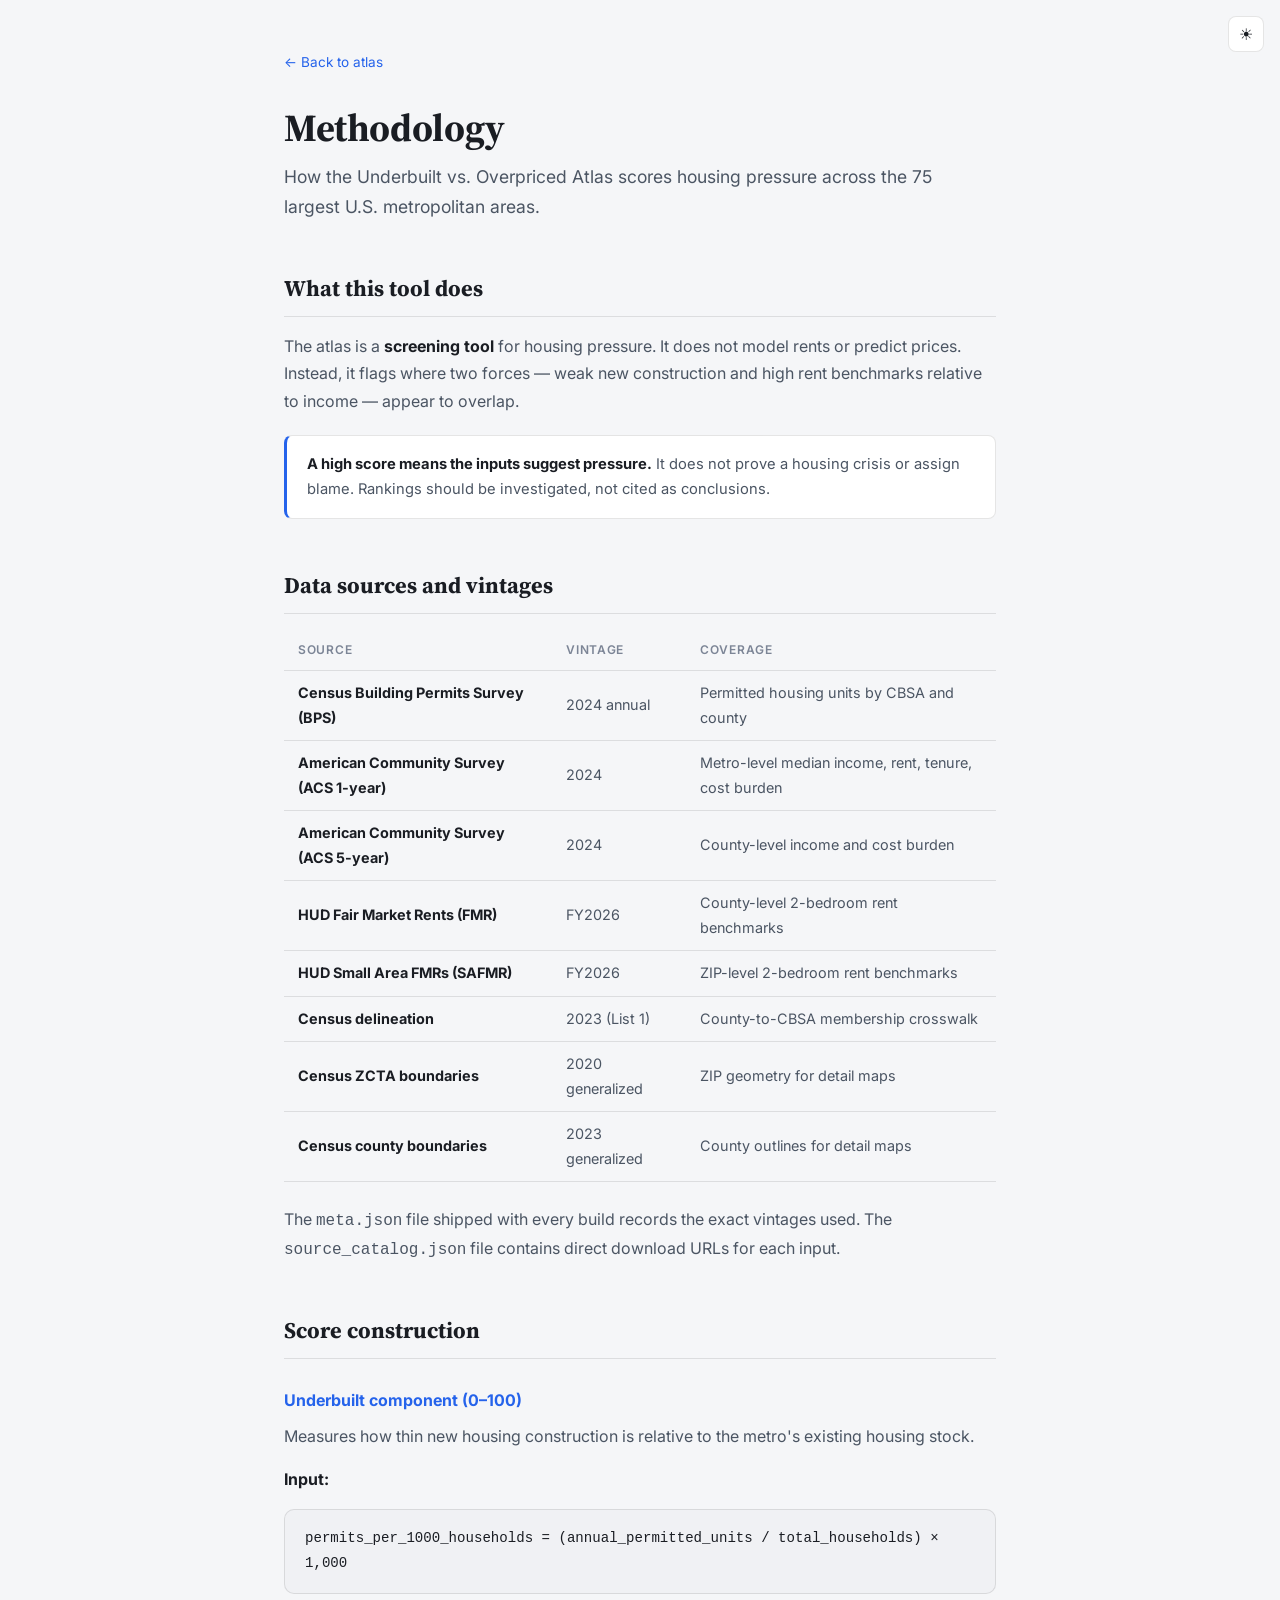
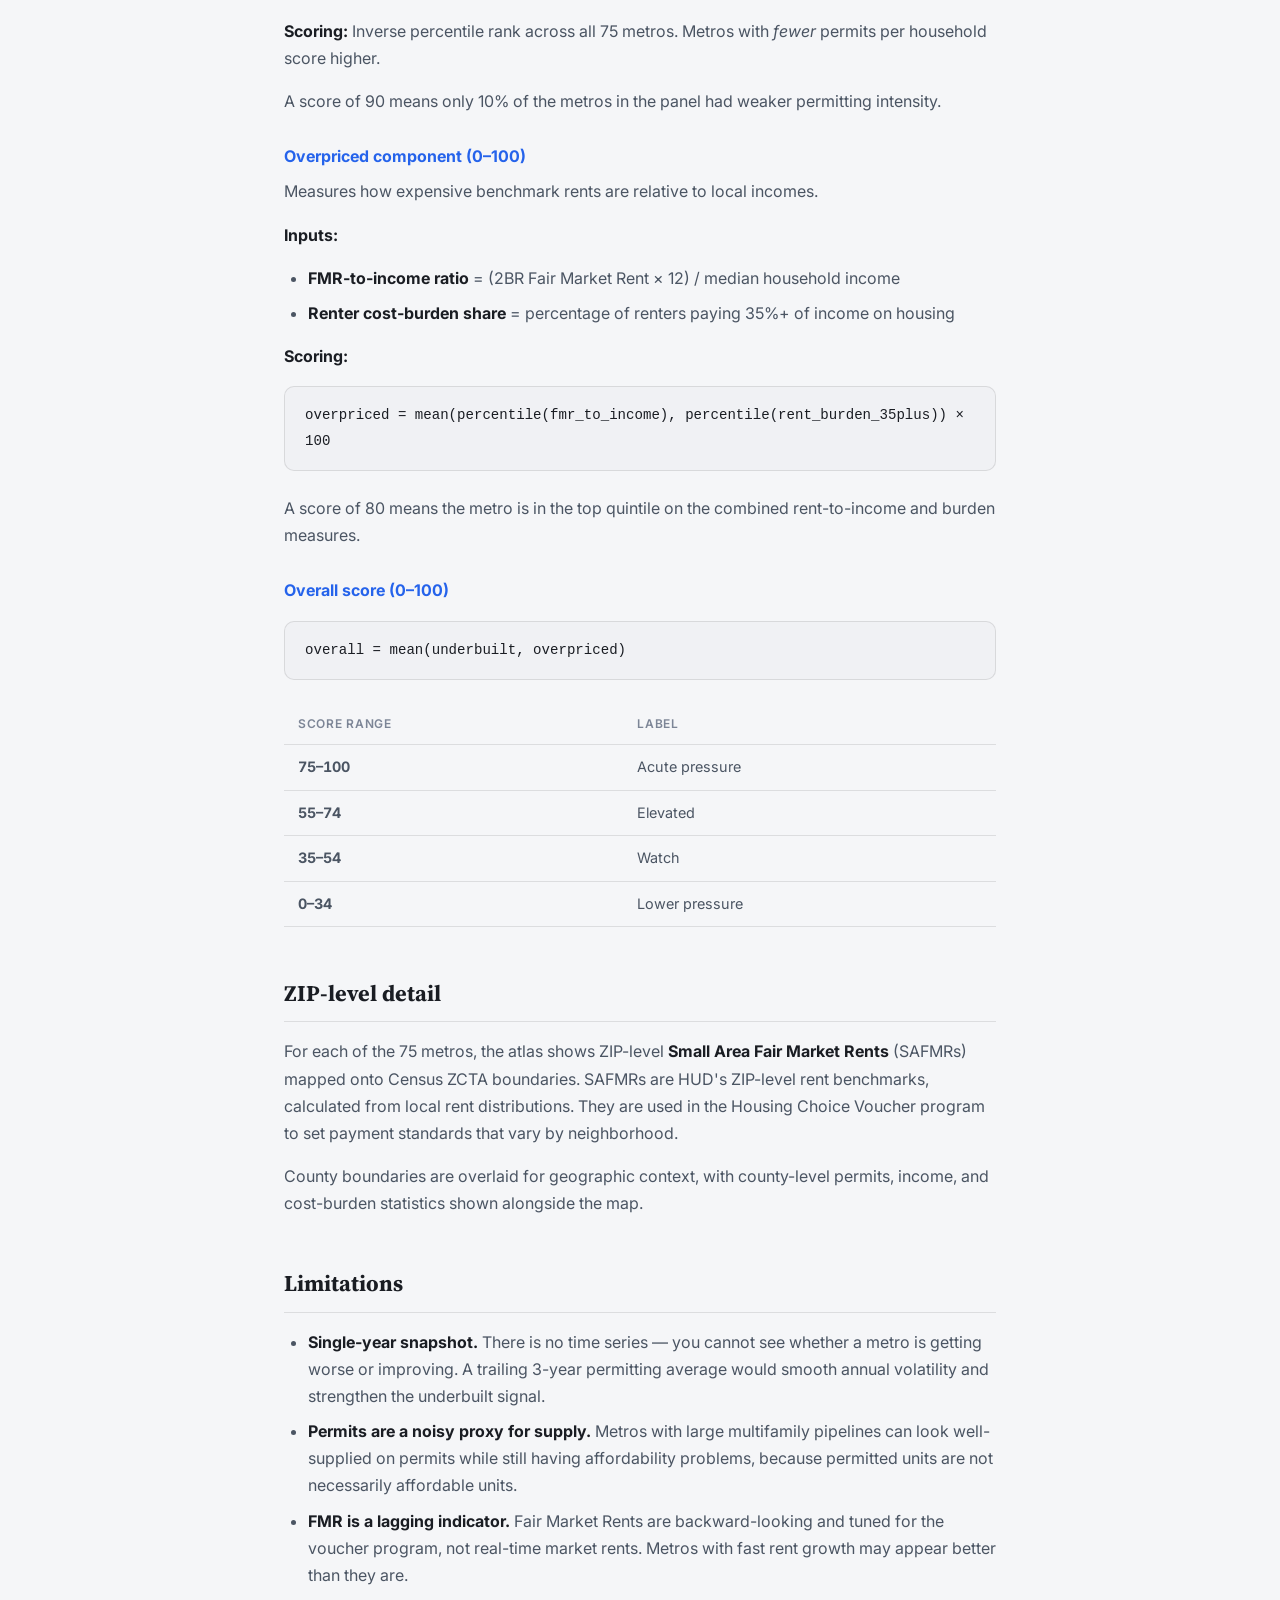
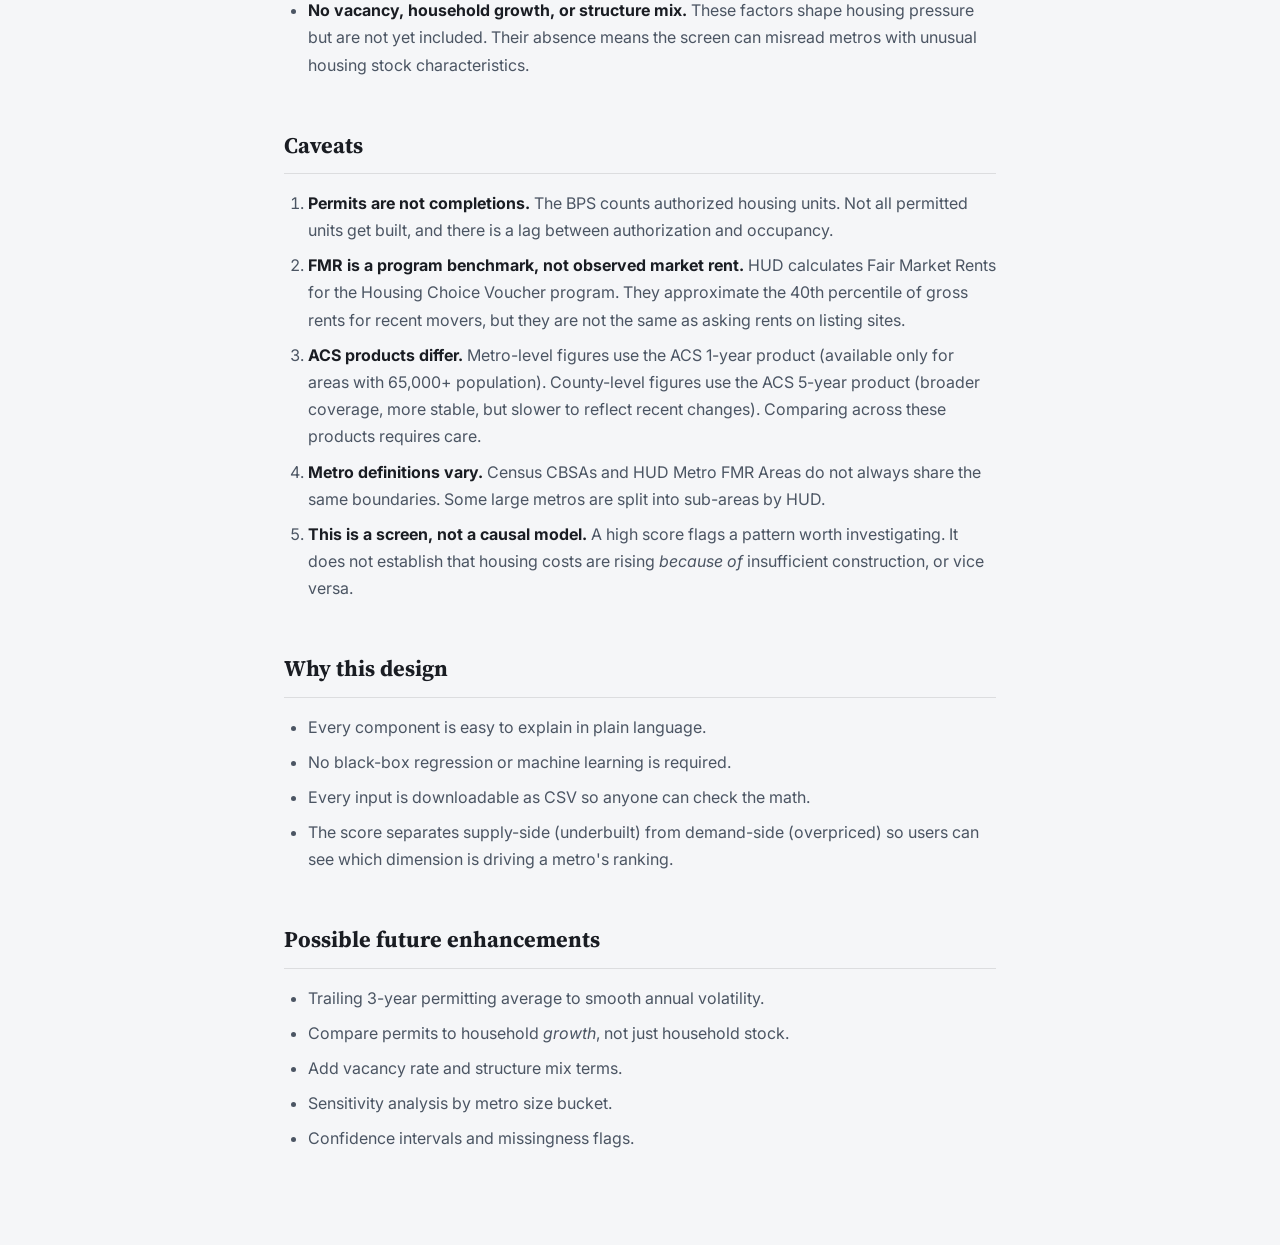
<file: site/docs/methodology.html>
<!doctype html>
<html lang="en">
  <head>
    <meta charset="UTF-8" />
    <meta name="viewport" content="width=device-width, initial-scale=1.0" />
    <title>Methodology - Underbuilt vs. Overpriced Atlas</title>
    <link rel="preconnect" href="https://fonts.googleapis.com" />
    <link rel="preconnect" href="https://fonts.gstatic.com" crossorigin />
    <link href="https://fonts.googleapis.com/css2?family=Source+Serif+4:ital,opsz,wght@0,8..60,400;0,8..60,700;1,8..60,400&family=Inter:wght@400;500;600;700&display=swap" rel="stylesheet" />
    <style>
      :root {
        --bg: #0c1220;
        --surface: #111928;
        --surface-raised: #162032;
        --text: #e8eaed;
        --text-secondary: #8b97a8;
        --text-dim: #5e6b7d;
        --border: rgba(136, 153, 176, 0.14);
        --accent: #3b82f6;
        --serif: "Source Serif 4", Georgia, "Times New Roman", serif;
        --sans: Inter, ui-sans-serif, system-ui, -apple-system, sans-serif;
      }
      [data-theme="light"] {
        --bg: #f5f6f8;
        --surface: #ffffff;
        --surface-raised: #f0f1f4;
        --text: #1a1d23;
        --text-secondary: #4b5563;
        --text-dim: #7c8596;
        --border: rgba(0, 0, 0, 0.1);
        --accent: #2563eb;
      }
      @media (prefers-color-scheme: light) {
        :root:not([data-theme="dark"]):not([data-theme="light"]) {
          --bg: #f5f6f8; --surface: #ffffff; --surface-raised: #f0f1f4;
          --text: #1a1d23; --text-secondary: #4b5563; --text-dim: #7c8596;
          --border: rgba(0,0,0,0.1); --accent: #2563eb;
        }
      }
      *, *::before, *::after { box-sizing: border-box; }
      body {
        margin: 0; font-family: var(--sans); font-size: 16px; line-height: 1.7;
        background: var(--bg); color: var(--text); -webkit-font-smoothing: antialiased;
      }
      .page {
        max-width: 760px; margin: 0 auto; padding: 48px 24px 80px;
      }
      .back-link {
        display: inline-flex; align-items: center; gap: 6px;
        font-size: 0.85rem; color: var(--accent); text-decoration: none;
        margin-bottom: 32px;
      }
      .back-link:hover { text-decoration: underline; }
      h1 {
        font-family: var(--serif); font-size: 2.4rem; font-weight: 700;
        line-height: 1.15; margin: 0 0 12px; letter-spacing: -0.01em;
      }
      .subtitle {
        color: var(--text-secondary); font-size: 1.1rem; margin: 0 0 40px;
        max-width: 60ch;
      }
      h2 {
        font-family: var(--serif); font-size: 1.4rem; font-weight: 700;
        margin: 48px 0 16px; padding-bottom: 8px;
        border-bottom: 1px solid var(--border);
      }
      h3 {
        font-family: var(--sans); font-size: 1rem; font-weight: 700;
        margin: 28px 0 8px; color: var(--accent);
      }
      p { margin: 0 0 16px; color: var(--text-secondary); }
      p strong { color: var(--text); }
      ul, ol { color: var(--text-secondary); padding-left: 24px; margin: 0 0 16px; }
      li { margin-bottom: 8px; }
      li strong { color: var(--text); }
      table {
        width: 100%; border-collapse: collapse; margin: 16px 0 24px;
        font-size: 0.9rem;
      }
      th, td {
        padding: 10px 14px; text-align: left;
        border-bottom: 1px solid var(--border);
      }
      th {
        color: var(--text-dim); font-size: 0.75rem; font-weight: 600;
        text-transform: uppercase; letter-spacing: 0.06em;
      }
      td { color: var(--text-secondary); }
      td strong { color: var(--text); }
      .formula-block {
        background: var(--surface-raised); border: 1px solid var(--border);
        border-radius: 10px; padding: 16px 20px; margin: 16px 0 24px;
        font-family: "SF Mono", SFMono-Regular, ui-monospace, monospace;
        font-size: 0.88rem; line-height: 1.8; color: var(--text);
        white-space: pre-wrap; overflow-x: auto;
      }
      .callout {
        background: var(--surface); border: 1px solid var(--border);
        border-left: 3px solid var(--accent); border-radius: 8px;
        padding: 16px 20px; margin: 20px 0; font-size: 0.92rem;
      }
      .callout p { margin: 0; }
      .score-table td:first-child {
        font-weight: 700; font-variant-numeric: tabular-nums;
      }
      a { color: var(--accent); }
      .theme-toggle-meth {
        position: fixed; top: 16px; right: 16px;
        width: 36px; height: 36px; border-radius: 8px;
        border: 1px solid var(--border); background: var(--surface);
        color: var(--text); cursor: pointer; font-size: 1rem;
        display: flex; align-items: center; justify-content: center; z-index: 100;
      }
    </style>
  </head>
  <body>
    <button class="theme-toggle-meth" id="theme-toggle" title="Toggle light/dark mode">
      <span id="theme-icon">&#9790;</span>
    </button>
    <div class="page">
      <a class="back-link" href="../">&larr; Back to atlas</a>

      <h1>Methodology</h1>
      <p class="subtitle">
        How the Underbuilt vs. Overpriced Atlas scores housing pressure across the 75 largest U.S. metropolitan areas.
      </p>

      <h2>What this tool does</h2>
      <p>
        The atlas is a <strong>screening tool</strong> for housing pressure. It does not model rents or predict prices.
        Instead, it flags where two forces &mdash; weak new construction and high rent benchmarks relative to income &mdash;
        appear to overlap.
      </p>
      <div class="callout">
        <p>
          <strong>A high score means the inputs suggest pressure.</strong> It does not prove a housing crisis or assign blame.
          Rankings should be investigated, not cited as conclusions.
        </p>
      </div>

      <h2>Data sources and vintages</h2>
      <table>
        <thead>
          <tr>
            <th>Source</th>
            <th>Vintage</th>
            <th>Coverage</th>
          </tr>
        </thead>
        <tbody>
          <tr>
            <td><strong>Census Building Permits Survey (BPS)</strong></td>
            <td>2024 annual</td>
            <td>Permitted housing units by CBSA and county</td>
          </tr>
          <tr>
            <td><strong>American Community Survey (ACS 1-year)</strong></td>
            <td>2024</td>
            <td>Metro-level median income, rent, tenure, cost burden</td>
          </tr>
          <tr>
            <td><strong>American Community Survey (ACS 5-year)</strong></td>
            <td>2024</td>
            <td>County-level income and cost burden</td>
          </tr>
          <tr>
            <td><strong>HUD Fair Market Rents (FMR)</strong></td>
            <td>FY2026</td>
            <td>County-level 2-bedroom rent benchmarks</td>
          </tr>
          <tr>
            <td><strong>HUD Small Area FMRs (SAFMR)</strong></td>
            <td>FY2026</td>
            <td>ZIP-level 2-bedroom rent benchmarks</td>
          </tr>
          <tr>
            <td><strong>Census delineation</strong></td>
            <td>2023 (List 1)</td>
            <td>County-to-CBSA membership crosswalk</td>
          </tr>
          <tr>
            <td><strong>Census ZCTA boundaries</strong></td>
            <td>2020 generalized</td>
            <td>ZIP geometry for detail maps</td>
          </tr>
          <tr>
            <td><strong>Census county boundaries</strong></td>
            <td>2023 generalized</td>
            <td>County outlines for detail maps</td>
          </tr>
        </tbody>
      </table>
      <p>
        The <code>meta.json</code> file shipped with every build records the exact vintages used.
        The <code>source_catalog.json</code> file contains direct download URLs for each input.
      </p>

      <h2>Score construction</h2>

      <h3>Underbuilt component (0&ndash;100)</h3>
      <p>
        Measures how thin new housing construction is relative to the metro's existing housing stock.
      </p>
      <p><strong>Input:</strong></p>
      <div class="formula-block">permits_per_1000_households = (annual_permitted_units / total_households) &times; 1,000</div>
      <p>
        <strong>Scoring:</strong> Inverse percentile rank across all 75 metros.
        Metros with <em>fewer</em> permits per household score higher.
      </p>
      <p>
        A score of 90 means only 10% of the metros in the panel had weaker permitting intensity.
      </p>

      <h3>Overpriced component (0&ndash;100)</h3>
      <p>
        Measures how expensive benchmark rents are relative to local incomes.
      </p>
      <p><strong>Inputs:</strong></p>
      <ul>
        <li><strong>FMR-to-income ratio</strong> = (2BR Fair Market Rent &times; 12) / median household income</li>
        <li><strong>Renter cost-burden share</strong> = percentage of renters paying 35%+ of income on housing</li>
      </ul>
      <p><strong>Scoring:</strong></p>
      <div class="formula-block">overpriced = mean(percentile(fmr_to_income), percentile(rent_burden_35plus)) &times; 100</div>
      <p>
        A score of 80 means the metro is in the top quintile on the combined rent-to-income and burden measures.
      </p>

      <h3>Overall score (0&ndash;100)</h3>
      <div class="formula-block">overall = mean(underbuilt, overpriced)</div>

      <table class="score-table">
        <thead><tr><th>Score range</th><th>Label</th></tr></thead>
        <tbody>
          <tr><td>75&ndash;100</td><td>Acute pressure</td></tr>
          <tr><td>55&ndash;74</td><td>Elevated</td></tr>
          <tr><td>35&ndash;54</td><td>Watch</td></tr>
          <tr><td>0&ndash;34</td><td>Lower pressure</td></tr>
        </tbody>
      </table>

      <h2>ZIP-level detail</h2>
      <p>
        For each of the 75 metros, the atlas shows ZIP-level <strong>Small Area Fair Market Rents</strong> (SAFMRs)
        mapped onto Census ZCTA boundaries. SAFMRs are HUD's ZIP-level rent benchmarks, calculated from local
        rent distributions. They are used in the Housing Choice Voucher program to set payment standards that
        vary by neighborhood.
      </p>
      <p>
        County boundaries are overlaid for geographic context, with county-level permits, income, and
        cost-burden statistics shown alongside the map.
      </p>

      <h2>Limitations</h2>
      <ul>
        <li>
          <strong>Single-year snapshot.</strong>
          There is no time series &mdash; you cannot see whether a metro is getting worse or improving.
          A trailing 3-year permitting average would smooth annual volatility and strengthen the underbuilt signal.
        </li>
        <li>
          <strong>Permits are a noisy proxy for supply.</strong>
          Metros with large multifamily pipelines can look well-supplied on permits while still having
          affordability problems, because permitted units are not necessarily affordable units.
        </li>
        <li>
          <strong>FMR is a lagging indicator.</strong>
          Fair Market Rents are backward-looking and tuned for the voucher program, not real-time market rents.
          Metros with fast rent growth may appear better than they are.
        </li>
        <li>
          <strong>No vacancy, household growth, or structure mix.</strong>
          These factors shape housing pressure but are not yet included. Their absence means the screen can
          misread metros with unusual housing stock characteristics.
        </li>
      </ul>

      <h2>Caveats</h2>
      <ol>
        <li>
          <strong>Permits are not completions.</strong>
          The BPS counts authorized housing units. Not all permitted units get built,
          and there is a lag between authorization and occupancy.
        </li>
        <li>
          <strong>FMR is a program benchmark, not observed market rent.</strong>
          HUD calculates Fair Market Rents for the Housing Choice Voucher program.
          They approximate the 40th percentile of gross rents for recent movers,
          but they are not the same as asking rents on listing sites.
        </li>
        <li>
          <strong>ACS products differ.</strong>
          Metro-level figures use the ACS 1-year product (available only for areas with 65,000+ population).
          County-level figures use the ACS 5-year product (broader coverage, more stable, but slower to
          reflect recent changes). Comparing across these products requires care.
        </li>
        <li>
          <strong>Metro definitions vary.</strong>
          Census CBSAs and HUD Metro FMR Areas do not always share the same boundaries.
          Some large metros are split into sub-areas by HUD.
        </li>
        <li>
          <strong>This is a screen, not a causal model.</strong>
          A high score flags a pattern worth investigating. It does not establish that housing costs
          are rising <em>because of</em> insufficient construction, or vice versa.
        </li>
      </ol>

      <h2>Why this design</h2>
      <ul>
        <li>Every component is easy to explain in plain language.</li>
        <li>No black-box regression or machine learning is required.</li>
        <li>Every input is downloadable as CSV so anyone can check the math.</li>
        <li>The score separates supply-side (underbuilt) from demand-side (overpriced) so users can see which dimension is driving a metro's ranking.</li>
      </ul>

      <h2>Possible future enhancements</h2>
      <ul>
        <li>Trailing 3-year permitting average to smooth annual volatility.</li>
        <li>Compare permits to household <em>growth</em>, not just household stock.</li>
        <li>Add vacancy rate and structure mix terms.</li>
        <li>Sensitivity analysis by metro size bucket.</li>
        <li>Confidence intervals and missingness flags.</li>
      </ul>

    </div>
    <script>
      // Theme toggle (syncs with main site)
      const saved = localStorage.getItem("atlas-theme");
      if (saved) document.documentElement.setAttribute("data-theme", saved);
      function isLight() {
        const ex = document.documentElement.getAttribute("data-theme");
        if (ex) return ex === "light";
        return window.matchMedia("(prefers-color-scheme: light)").matches;
      }
      function updateIcon() {
        document.getElementById("theme-icon").innerHTML = isLight() ? "&#9728;" : "&#9790;";
      }
      updateIcon();
      document.getElementById("theme-toggle").addEventListener("click", () => {
        const next = isLight() ? "dark" : "light";
        document.documentElement.setAttribute("data-theme", next);
        localStorage.setItem("atlas-theme", next);
        updateIcon();
      });
    </script>
  </body>
</html>
</file>
